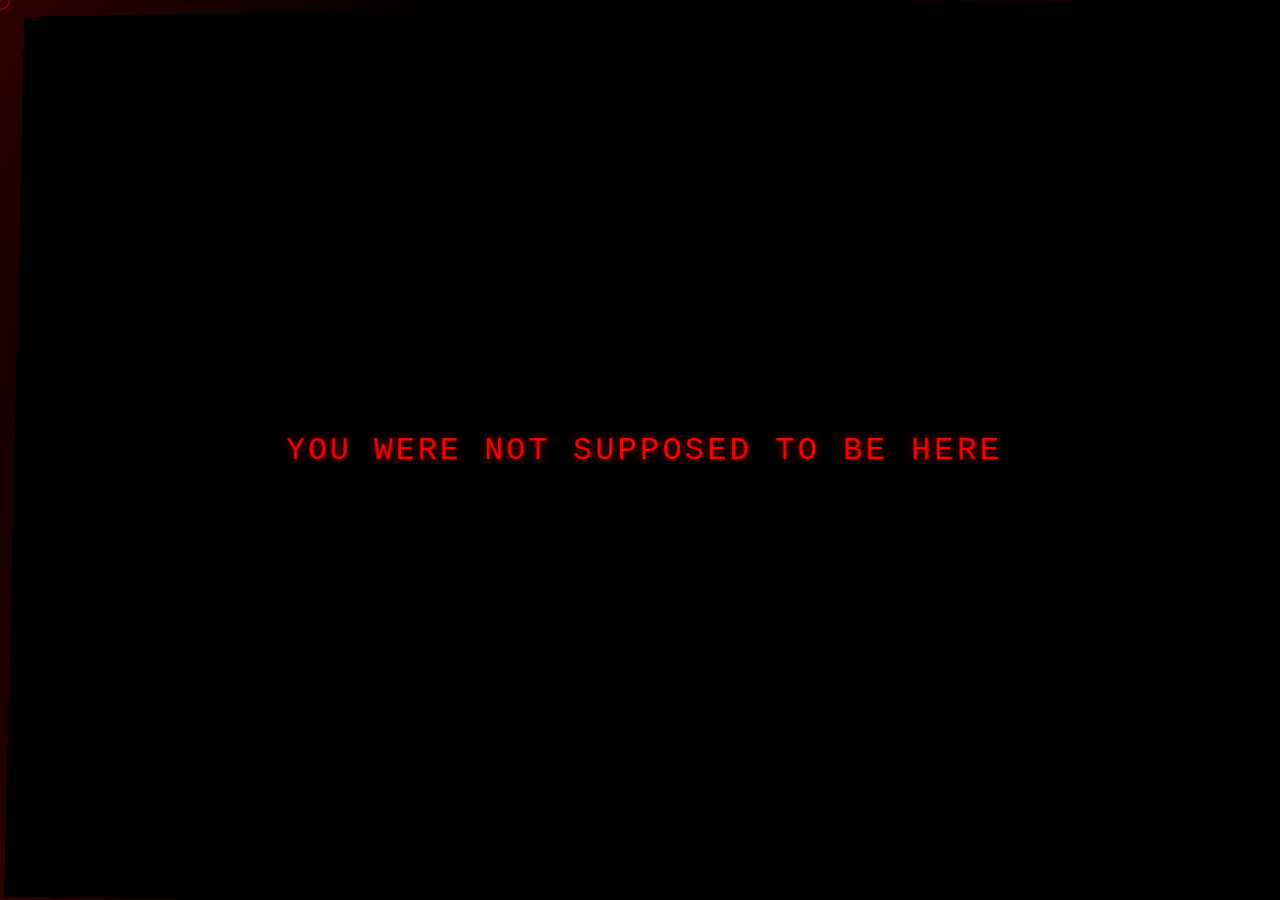
<file: 666/index.html>
<!DOCTYPE html>
<html lang="en">
<head>
    <meta charset="UTF-8">
    <meta name="viewport" content="width=device-width, initial-scale=1.0">
    <title>666 // SYSTEM ERROR</title>
    <style>
        /* --- RESET & BASE --- */
        :root {
            --bg-color: #000000;
            --blood-red: #8a0000;
            --bright-red: #ff0000;
            --crimson: #4a0000;
            --ghost-purple: #1a0024;
            --text-main: #c0c0c0;
            --terminal-font: 'Courier New', Courier, monospace;
        }

        * {
            box-sizing: border-box;
            margin: 0;
            padding: 0;
            cursor: none; /* Custom cursor handling */
        }

        body, html {
            width: 100%;
            height: 100%;
            background-color: var(--bg-color);
            color: var(--text-main);
            font-family: var(--terminal-font);
            overflow: hidden; /* Prevent scrolling */
            user-select: none;
        }

        /* --- VISUAL OVERLAYS (VHS, NOISE, SCANLINES) --- */
        #noise-canvas {
            position: fixed;
            top: 0;
            left: 0;
            width: 100%;
            height: 100%;
            z-index: 1;
            opacity: 0.08;
            pointer-events: none;
        }

        .scanlines {
            position: fixed;
            top: 0;
            left: 0;
            width: 100%;
            height: 100%;
            background: linear-gradient(
                to bottom,
                rgba(255,255,255,0),
                rgba(255,255,255,0) 50%,
                rgba(0,0,0,0.2) 50%,
                rgba(0,0,0,0.2)
            );
            background-size: 100% 4px;
            z-index: 2;
            pointer-events: none;
            animation: scrollScanlines 10s linear infinite;
        }

        .vignette {
            position: fixed;
            top: 0;
            left: 0;
            width: 100%;
            height: 100%;
            background: radial-gradient(circle, rgba(0,0,0,0) 60%, rgba(60,0,0,0.8) 100%);
            z-index: 3;
            pointer-events: none;
        }

        /* --- CUSTOM CURSOR --- */
        #custom-cursor {
            position: fixed;
            width: 20px;
            height: 20px;
            border: 1px solid var(--bright-red);
            border-radius: 50%;
            transform: translate(-50%, -50%);
            pointer-events: none;
            z-index: 9999;
            mix-blend-mode: difference;
            transition: width 0.1s, height 0.1s;
        }
        #custom-cursor::after {
            content: '';
            position: absolute;
            top: 50%;
            left: 50%;
            width: 4px;
            height: 4px;
            background: var(--bright-red);
            transform: translate(-50%, -50%);
            border-radius: 50%;
        }
        #cursor-trail {
            position: fixed;
            top: 0;
            left: 0;
            width: 100%;
            height: 100%;
            z-index: 9998;
            pointer-events: none;
        }

        /* --- CONTAINERS --- */
        #app-container {
            position: relative;
            width: 100%;
            height: 100%;
            display: flex;
            flex-direction: column;
            justify-content: center;
            align-items: center;
            z-index: 10;
            perspective: 1000px; /* For 3D distortion */
        }

        /* --- INTRO SEQUENCE --- */
        #intro-screen {
            position: absolute;
            display: flex;
            justify-content: center;
            align-items: center;
            width: 100%;
            height: 100%;
            background: black;
            z-index: 20;
            transition: opacity 0.1s ease-out;
        }

        .warning-text {
            font-size: 2rem;
            color: var(--bright-red);
            text-transform: uppercase;
            text-align: center;
            letter-spacing: 0.2rem;
            opacity: 0;
            text-shadow: 0 0 10px var(--blood-red);
            animation: flickerText 3s infinite alternate;
        }

        /* --- MAIN INTERFACE --- */
        #main-interface {
            display: none; /* Hidden initially */
            flex-direction: column;
            align-items: center;
            justify-content: center;
            width: 100%;
            max-width: 800px;
            text-align: center;
            opacity: 0;
            transition: opacity 2s ease-in;
        }

        .distorted-number {
            font-size: 12vw;
            font-weight: bold;
            color: var(--bg-color);
            -webkit-text-stroke: 2px var(--bright-red);
            position: relative;
            z-index: 10;
            text-shadow: 4px 0 var(--blood-red), -4px 0 var(--ghost-purple);
            animation: pulseDistort 4s infinite;
            margin-bottom: 20px;
        }

        .access-granted {
            font-size: 1.5rem;
            color: var(--bright-red);
            margin-bottom: 2rem;
            letter-spacing: 0.5rem;
            text-transform: uppercase;
            text-shadow: 0 0 5px var(--blood-red);
        }

        .creepy-message {
            font-size: 1rem;
            color: var(--text-main);
            margin-bottom: 2rem;
            max-width: 600px;
            line-height: 1.6;
        }

        /* --- TERMINAL LOGS --- */
        .terminal-logs {
            font-size: 0.9rem;
            color: #666;
            width: 80%;
            height: 150px;
            text-align: left;
            overflow: hidden;
            border-left: 1px solid #222;
            padding-left: 15px;
            margin-bottom: 40px;
            text-transform: uppercase;
        }
        .log-line {
            margin-bottom: 5px;
            opacity: 0.7;
        }
        .log-line.success { color: var(--bright-red); }
        .log-line.processing { color: var(--text-main); }

        /* --- BUTTONS --- */
        .btn-escape {
            background: transparent;
            border: 1px solid var(--blood-red);
            color: var(--blood-red);
            padding: 15px 40px;
            font-family: var(--terminal-font);
            font-size: 1.2rem;
            letter-spacing: 0.2rem;
            cursor: none; /* Using custom cursor */
            transition: all 0.3s ease;
            position: relative;
            overflow: hidden;
            text-transform: uppercase;
        }

        .btn-escape:hover {
            background: var(--blood-red);
            color: black;
            box-shadow: 0 0 20px var(--blood-red);
        }

        .btn-return {
            display: none; /* For the 66s event */
            background: black;
            border: 2px solid var(--bright-red);
            color: var(--bright-red);
            padding: 20px 50px;
            font-size: 1.5rem;
            z-index: 100;
            animation: shake 0.5s infinite;
        }

        /* --- RANDOM FLASH TEXT --- */
        #flash-overlay {
            position: fixed;
            top: 0;
            left: 0;
            width: 100%;
            height: 100%;
            pointer-events: none;
            z-index: 15;
            display: flex;
            justify-content: center;
            align-items: center;
        }
        .flash-text {
            font-size: 4rem;
            color: white;
            font-weight: bold;
            text-shadow: 0 0 20px red;
            opacity: 0;
        }

        /* --- GHOST SILHOUETTE --- */
        .ghost {
            position: absolute;
            width: 150px;
            height: 300px;
            background: radial-gradient(circle, rgba(50,0,50,0.4) 0%, rgba(0,0,0,0) 70%);
            border-radius: 50% 50% 0 0;
            filter: blur(20px);
            pointer-events: none;
            opacity: 0;
            z-index: 5;
            mix-blend-mode: exclusion;
        }

        /* --- ANIMATIONS --- */
        @keyframes scrollScanlines {
            0% { background-position: 0 0; }
            100% { background-position: 0 100%; }
        }

        @keyframes flickerText {
            0%, 19%, 21%, 23%, 25%, 54%, 56%, 100% {
                opacity: 0.9;
                text-shadow: 0 0 10px var(--blood-red);
            }
            20%, 24%, 55% {
                opacity: 0.1;
                text-shadow: none;
            }
        }

        @keyframes pulseDistort {
            0% { transform: scale(1) skew(0deg); }
            20% { transform: scale(1.02) skew(1deg); }
            40% { transform: scale(0.98) skew(-1deg); }
            60% { transform: scale(1.01) skew(0.5deg); }
            80% { transform: scale(0.99) skew(-0.5deg); }
            100% { transform: scale(1) skew(0deg); }
        }

        @keyframes shake {
            0% { transform: translate(1px, 1px) rotate(0deg); }
            10% { transform: translate(-1px, -2px) rotate(-1deg); }
            20% { transform: translate(-3px, 0px) rotate(1deg); }
            30% { transform: translate(3px, 2px) rotate(0deg); }
            40% { transform: translate(1px, -1px) rotate(1deg); }
            50% { transform: translate(-1px, 2px) rotate(-1deg); }
            60% { transform: translate(-3px, 1px) rotate(0deg); }
            70% { transform: translate(3px, 1px) rotate(-1deg); }
            80% { transform: translate(-1px, -1px) rotate(1deg); }
            90% { transform: translate(1px, 2px) rotate(0deg); }
            100% { transform: translate(1px, -2px) rotate(-1deg); }
        }

        @keyframes glitchEffect {
            0% { transform: translate(0); }
            20% { transform: translate(-5px, 5px); filter: hue-rotate(90deg); }
            40% { transform: translate(-5px, -5px); }
            60% { transform: translate(5px, 5px); }
            80% { transform: translate(5px, -5px); filter: hue-rotate(-90deg); }
            100% { transform: translate(0); }
        }

        /* Utility Classes */
        .glitch-active {
            animation: glitchEffect 0.2s cubic-bezier(.25, .46, .45, .94) both infinite;
        }
        
        .hidden {
            display: none !important;
        }

        /* --- RESPONSIVE --- */
        @media (max-width: 768px) {
            .distorted-number { font-size: 20vw; }
            .warning-text { font-size: 1.2rem; padding: 0 20px; }
            .btn-escape { padding: 10px 30px; font-size: 1rem; }
        }
    </style>
</head>
<body>

    <!-- VISUAL LAYERS -->
    <div class="scanlines"></div>
    <div class="vignette"></div>
    <canvas id="noise-canvas"></canvas>
    <canvas id="cursor-trail"></canvas>
    
    <!-- CUSTOM CURSOR -->
    <div id="custom-cursor"></div>

    <!-- RANDOM FLASH OVERLAY -->
    <div id="flash-overlay">
        <div class="flash-text" id="flash-msg"></div>
    </div>

    <!-- MAIN APP CONTAINER -->
    <div id="app-container">
        
        <!-- GHOST ELEMENT (JS Manipulated) -->
        <div class="ghost" id="ghost-silhouette"></div>

        <!-- INTRO SCREEN -->
        <div id="intro-screen">
            <div class="warning-text" id="warning-text">YOU WERE NOT SUPPOSED TO BE HERE</div>
        </div>

        <!-- MAIN INTERFACE -->
        <div id="main-interface">
            <div class="distorted-number">666</div>
            <div class="access-granted">Access Granted</div>
            
            <p class="creepy-message">
                The portfolio remembers every visitor. 
                <br>Your digital footprint has been archived.
            </p>

            <div class="terminal-logs" id="terminal-logs">
                <!-- Logs generated by JS -->
            </div>

            <button class="btn-escape" id="btn-escape">[ ESCAPE ]</button>
            <button class="btn-escape btn-return" id="btn-return">[ RETURN TO REALITY ]</button>
        </div>
    </div>

    <script>
        document.addEventListener('DOMContentLoaded', () => {
            // --- ELEMENTS ---
            const introScreen = document.getElementById('intro-screen');
            const warningText = document.getElementById('warning-text');
            const mainInterface = document.getElementById('main-interface');
            const terminalLogs = document.getElementById('terminal-logs');
            const btnEscape = document.getElementById('btn-escape');
            const btnReturn = document.getElementById('btn-return');
            const flashMsg = document.getElementById('flash-msg');
            const appContainer = document.getElementById('app-container');
            const ghost = document.getElementById('ghost-silhouette');
            const cursor = document.getElementById('custom-cursor');
            
            // --- CONFIGURATION ---
            const secretTime = 66; // seconds
            let timer = 0;
            let intervalId;

            // --- SEQUENCE 1: INTRO ---
            
            // Fade in warning
            setTimeout(() => {
                warningText.style.opacity = '1';
            }, 500);

            // Glitch and Reveal
            setTimeout(() => {
                // Violent Glitch
                document.body.classList.add('glitch-active');
                
                // Change background color briefly
                let flashCount = 0;
                const flashInterval = setInterval(() => {
                    document.body.style.backgroundColor = flashCount % 2 === 0 ? '#1a0000' : '#000000';
                    flashCount++;
                    if(flashCount > 8) {
                        clearInterval(flashInterval);
                        document.body.style.backgroundColor = 'black';
                        finishIntro();
                    }
                }, 50);

            }, 3500);

            function finishIntro() {
                document.body.classList.remove('glitch-active');
                introScreen.style.opacity = '0';
                setTimeout(() => {
                    introScreen.classList.add('hidden');
                    mainInterface.style.display = 'flex';
                    // Trigger reflow
                    void mainInterface.offsetWidth;
                    mainInterface.style.opacity = '1';
                    startTerminalLogs();
                    startAmbience();
                    startTimer();
                }, 200);
            }

            // --- SEQUENCE 2: TERMINAL LOGS ---
            const logs = [
                { text: "> Scanning visitor...", delay: 500 },
                { text: "> Identity detected...", delay: 1500 },
                { text: "> Tracking activity...", delay: 2800 },
                { text: "> Memory archive opened...", delay: 4000 },
                { text: "> Subject located...", delay: 5500 },
                { text: "> Welcome back.", delay: 7000, class: 'success' }
            ];

            function startTerminalLogs() {
                logs.forEach(log => {
                    setTimeout(() => {
                        const line = document.createElement('div');
                        line.className = `log-line ${log.class || ''}`;
                        terminalLogs.appendChild(line);
                        typeWriter(line, log.text, 30);
                    }, log.delay);
                });
            }

            function typeWriter(element, text, speed) {
                let i = 0;
                function type() {
                    if (i < text.length) {
                        element.innerHTML += text.charAt(i);
                        i++;
                        setTimeout(type, speed);
                    }
                }
                type();
            }

            // --- SEQUENCE 3: AMBIENT EFFECTS ---
            function startAmbience() {
                // Random Flickers
                setInterval(() => {
                    if (Math.random() > 0.9) {
                        mainInterface.style.opacity = Math.random() * 0.5 + 0.5;
                        setTimeout(() => {
                            mainInterface.style.opacity = '1';
                        }, 50);
                    }
                }, 2000);

                // Random Ghost
                setInterval(() => {
                    if (Math.random() > 0.8) {
                        summonGhost();
                    }
                }, 5000);

                // Random Corrupted Text Flashes
                const messages = ["RUN", "TOO LATE", "I SEE YOU", "DON'T REFRESH", "YOU HAVE BEEN HERE BEFORE"];
                setInterval(() => {
                    if (Math.random() > 0.85) {
                        const msg = messages[Math.floor(Math.random() * messages.length)];
                        flashText(msg);
                    }
                }, 4000);
            }

            function flashText(text) {
                flashMsg.innerText = text;
                flashMsg.style.opacity = '0.8';
                const duration = Math.random() * 100 + 50; // ms
                setTimeout(() => {
                    flashMsg.style.opacity = '0';
                }, duration);
            }

            function summonGhost() {
                // Random position near center
                const x = (window.innerWidth / 2) + (Math.random() * 400 - 200);
                const y = (window.innerHeight / 2) + (Math.random() * 400 - 200);
                
                ghost.style.left = `${x}px`;
                ghost.style.top = `${y}px`;
                ghost.style.opacity = '0.6';
                
                // Fade out
                setTimeout(() => {
                    ghost.style.opacity = '0';
                }, 1500);
            }

            // --- SEQUENCE 4: MOUSE INTERACTION ---
            document.addEventListener('mousemove', (e) => {
                const x = e.clientX;
                const y = e.clientY;

                // Move Custom Cursor
                cursor.style.left = `${x}px`;
                cursor.style.top = `${y}px`;

                // Screen Distortion based on mouse position
                const centerX = window.innerWidth / 2;
                const centerY = window.innerHeight / 2;
                
                const deltaX = (x - centerX) / centerX;
                const deltaY = (y - centerY) / centerY;

                // Subtle tilt
                appContainer.style.transform = `
                    perspective(1000px) 
                    rotateY(${deltaX * 2}deg) 
                    rotateX(${-deltaY * 2}deg)
                `;

                // Draw Trail
                drawTrail(x, y);
            });

            const trailCanvas = document.getElementById('cursor-trail');
            const tCtx = trailCanvas.getContext('2d');
            trailCanvas.width = window.innerWidth;
            trailCanvas.height = window.innerHeight;
            let trailPoints = [];

            function drawTrail(x, y) {
                trailPoints.push({ x, y, age: 0 });
            }

            function animateTrail() {
                tCtx.clearRect(0, 0, trailCanvas.width, trailCanvas.height);
                
                for (let i = 0; i < trailPoints.length; i++) {
                    const p = trailPoints[i];
                    p.age++;

                    tCtx.beginPath();
                    tCtx.arc(p.x, p.y, 2, 0, Math.PI * 2);
                    // Red glowing trail
                    tCtx.fillStyle = `rgba(255, 0, 0, ${1 - p.age / 20})`;
                    tCtx.fill();

                    if (p.age > 20) {
                        trailPoints.splice(i, 1);
                        i--;
                    }
                }
                requestAnimationFrame(animateTrail);
            }
            animateTrail();

            // --- SEQUENCE 5: THE TIMER (66 SECONDS) ---
            function startTimer() {
                intervalId = setInterval(() => {
                    timer++;
                    if (timer >= secretTime) {
                        triggerAwakening();
                        clearInterval(intervalId);
                    }
                }, 1000);
            }

            function triggerAwakening() {
                // Blood red background pulse
                document.body.style.transition = "background-color 2s";
                document.body.style.backgroundColor = "var(--blood-red)";
                
                // Corrupt all text
                document.querySelectorAll('.distorted-number, .access-granted, p').forEach(el => {
                    el.innerText = generateCorruptedString(el.innerText.length);
                    el.style.color = "black";
                });

                // Show Warning
                flashText("THE ARCHIVE HAS AWAKENED");
                
                // Show Return Button
                btnEscape.style.display = 'none';
                btnReturn.style.display = 'inline-block';
                
                // Heavy glitch
                document.body.classList.add('glitch-active');
            }

            function generateCorruptedString(length) {
                const chars = "010101XYZ#@%&";
                let str = "";
                for(let i=0; i<length; i++) {
                    str += chars.charAt(Math.floor(Math.random() * chars.length));
                }
                return str;
            }

            // --- BUTTON ACTIONS ---
            function doEscape() {
                // Glitch out before leaving
                document.body.classList.add('glitch-active');
                setTimeout(() => {
                    window.location.href = "https://arideep.xyz";
                }, 800);
            }

            btnEscape.addEventListener('click', doEscape);
            btnReturn.addEventListener('click', doEscape);

            // --- NOISE GENERATOR (Canvas) ---
            const nCanvas = document.getElementById('noise-canvas');
            const nCtx = nCanvas.getContext('2d');
            
            function resizeNoise() {
                nCanvas.width = window.innerWidth;
                nCanvas.height = window.innerHeight;
            }
            window.addEventListener('resize', () => {
                resizeNoise();
                trailCanvas.width = window.innerWidth;
                trailCanvas.height = window.innerHeight;
            });
            resizeNoise();

            function generateNoise() {
                const w = nCanvas.width;
                const h = nCanvas.height;
                const idata = nCtx.createImageData(w, h);
                const buffer32 = new Uint32Array(idata.data.buffer);
                const len = buffer32.length;

                for (let i = 0; i < len; i++) {
                    if (Math.random() < 0.1) {
                        // White/Grey noise with low opacity
                        buffer32[i] = 0x10ffffff; 
                    }
                }
                nCtx.putImageData(idata, 0, 0);
                requestAnimationFrame(generateNoise);
            }
            generateNoise();
        });
    </script>
</body>
</html>
</file>
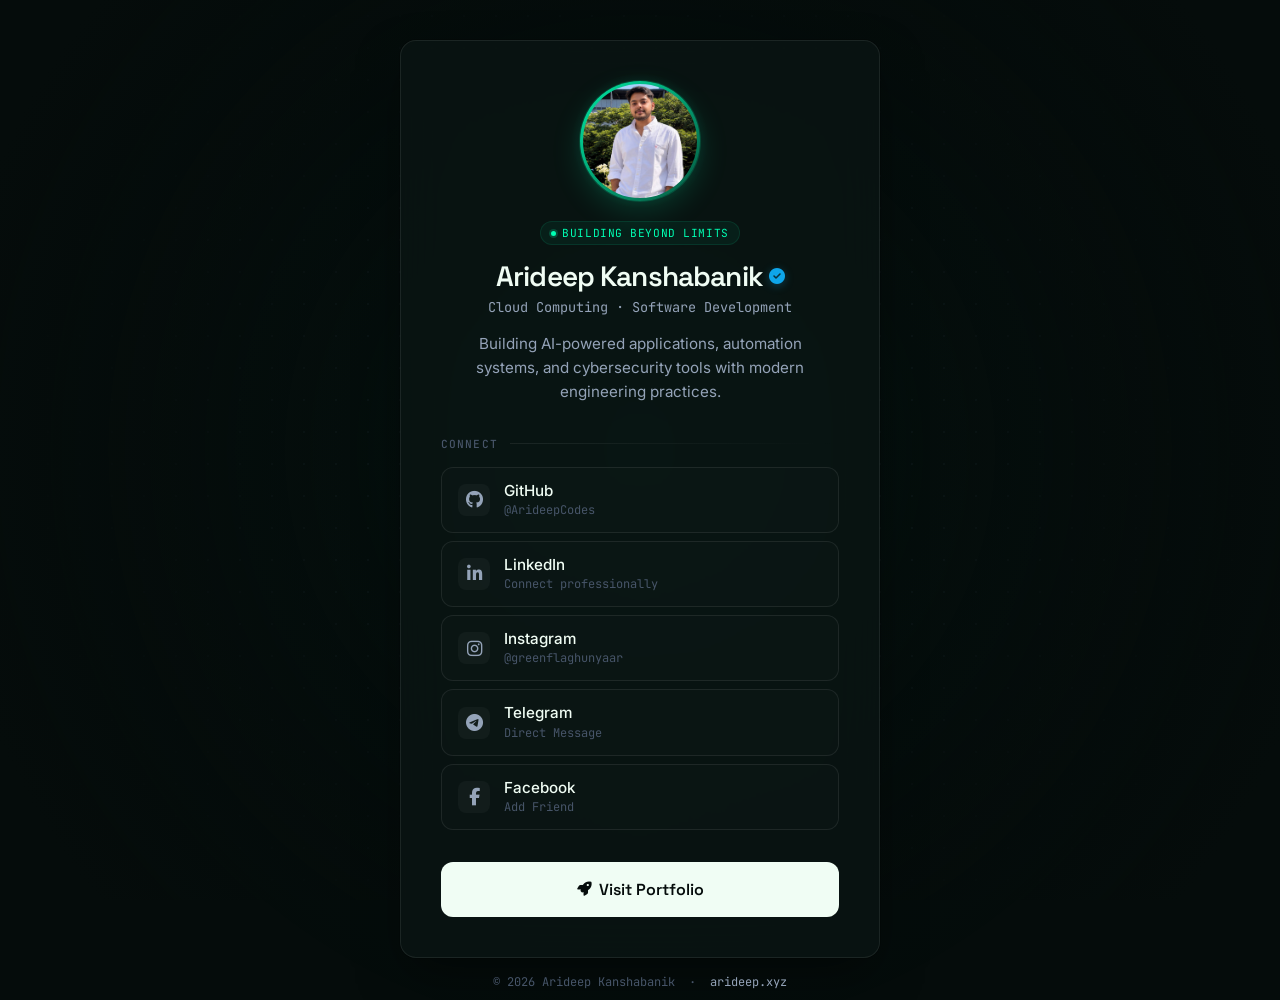
<file: contact/index.html>
<!DOCTYPE html>
<html lang="en">
<head>
  <meta charset="UTF-8" />
  <meta name="viewport" content="width=device-width, initial-scale=1.0" />
  <title>Arideep Kanshabanik | Contact</title>

  <meta name="description" content="Connect with Arideep Kanshabanik — AI Builder, Computer Science Engineer and creator of AI-powered systems." />
  <meta name="author" content="Arideep Kanshabanik" />
  <meta name="keywords" content="Arideep Kanshabanik, AI Builder, Computer Science Engineer, Cybersecurity, Automation, Kolkata" />
  <meta name="robots" content="index,follow" />
  <link rel="canonical" href="https://arideep.xyz/contact/" />  
  <link rel="icon" type="image/png" href="/favicon.png">
  
  <!-- Open Graph / Social -->
  <meta property="og:type" content="website" />
  <meta property="og:title" content="Arideep Kanshabanik | Connect" />
  <meta property="og:description" content="Connect with Arideep Kanshabanik through social profiles and portfolio." />
  <meta property="og:url" content="https://arideep.xyz/contact/" />
  <meta property="og:image" content="https://arideep.xyz/og-image.jpg" />
  <meta name="twitter:card" content="summary_large_image" />
  <meta name="twitter:title" content="Arideep Kanshabanik | Connect" />
  <meta name="twitter:description" content="Connect with Arideep Kanshabanik through social profiles and portfolio." />
  <meta name="twitter:image" content="https://arideep.xyz/og-image.jpg" />
  <meta name="theme-color" content="#050c0b">

  <link rel="stylesheet" href="https://cdnjs.cloudflare.com/ajax/libs/font-awesome/6.5.1/css/all.min.css" />
  <link rel="preconnect" href="https://fonts.googleapis.com" />
  <link rel="preconnect" href="https://fonts.gstatic.com" crossorigin />
  <!-- Fonts: Inter, Space Grotesk, JetBrains Mono -->
  <link href="https://fonts.googleapis.com/css2?family=Inter:wght@400;500;600&family=Space+Grotesk:wght@500;600;700&family=JetBrains+Mono:wght@400;500&display=swap" rel="stylesheet" />

  <style>
    *, *::before, *::after { box-sizing: border-box; margin: 0; padding: 0; }

    :root {
      /* Refined Palette */
      --bg-body:     #050c0b;
      --bg-surface:  #091312;
      --bg-element:  #0d1817;
      
      --primary:     #00ffb3; 
      --primary-dim: rgba(0, 255, 179, 0.08);
      --primary-border: rgba(0, 255, 179, 0.25);
      
      --blue:        #0ea5e9;
      --blue-dim:    rgba(14, 165, 233, 0.1);

      --text-main:   #f0fdf4;
      --text-muted:  #94a3b8;
      --text-faint:  #475569;

      --border:      rgba(255, 255, 255, 0.08);
      --border-hover: rgba(255, 255, 255, 0.15);
      
      --radius-xl:   16px;
      --radius-md:   12px;
      --radius-sm:   8px;

      --font-display: 'Space Grotesk', sans-serif;
      --font-body:    'Inter', sans-serif;
      --font-mono:    'JetBrains Mono', monospace;

      /* Animation Variables */
      --ease-out-expo: cubic-bezier(0.19, 1, 0.22, 1);
      --ease-in-out-quad: cubic-bezier(0.455, 0.03, 0.515, 0.955);
    }

    html { scroll-behavior: smooth; }

body {
  background-color: var(--bg-body);
  font-family: var(--font-body);
  color: var(--text-main);

  display: flex;
  justify-content: center;
  align-items: flex-start;

  overflow-x: hidden;

  padding: 40px 20px 10px;

  position: relative;

  -webkit-font-smoothing: antialiased;
  -moz-osx-font-smoothing: grayscale;
}

    /* ── Background Effects ── */
    .bg-grid {
      position: fixed;
      inset: 0;
      z-index: -3;
      background-image: radial-gradient(var(--text-faint) 1px, transparent 1px);
      background-size: 32px 32px;
      opacity: 0.15;
      mask-image: radial-gradient(circle at center, black 40%, transparent 100%);
      -webkit-mask-image: radial-gradient(circle at center, black 40%, transparent 100%);
      /* Subtle background movement */
      animation: gridMove 60s linear infinite;
    }

    @keyframes gridMove {
      0% { transform: scale(1); }
      50% { transform: scale(1.05); }
      100% { transform: scale(1); }
    }
    
    .bg-vignette {
      position: fixed;
      inset: 0;
      z-index: -2;
      background: radial-gradient(circle at center, transparent 0%, var(--bg-body) 90%);
      pointer-events: none;
    }

    /* Ambient Glow Drifting */
    .ambient-glow {
      position: fixed;
      top: -50%;
      left: -50%;
      width: 200%;
      height: 200%;
      background: radial-gradient(circle at 50% 50%, rgba(0, 255, 179, 0.03) 0%, transparent 40%);
      z-index: -2;
      animation: driftGlow 15s ease-in-out infinite alternate;
      pointer-events: none;
    }

    @keyframes driftGlow {
      0% { transform: translate(-10%, -10%) rotate(0deg); }
      100% { transform: translate(10%, 10%) rotate(5deg); }
    }

    /* ── Main Container & Card ── */
    .container {
      width: 100%;
      max-width: 480px;
      position: relative;
      z-index: 10;
    }

    .card {
      background: rgba(13, 24, 23, 0.6);
      backdrop-filter: blur(24px);
      -webkit-backdrop-filter: blur(24px);
      border: 1px solid var(--border);
      border-radius: var(--radius-xl);
      padding: 40px;
      box-shadow: 
        0 0 0 1px rgba(0,0,0,0.2), 
        0 20px 50px -10px rgba(0,0,0,0.5);
      opacity: 0;
      transform: translateY(20px) rotateX(0deg); /* Initial state for JS Tilt */
      transition: transform 0.1s ease-out; /* Smooth for JS Tilt, overridden by animation on load */
      transform-style: preserve-3d;
      position: relative;
      overflow: hidden; /* Contains shine effects */
    }

    /* Card Entrance Animation */
    .card.animate-in {
      animation: cardEntrance 0.8s var(--ease-out-expo) forwards;
    }

    @keyframes cardEntrance {
      to { opacity: 1; transform: translateY(0); }
    }

    /* Cursor Spotlight Overlay */
    .spotlight-overlay {
      position: absolute;
      inset: 0;
      z-index: 0;
      border-radius: var(--radius-xl);
      pointer-events: none;
      background: radial-gradient(
        600px circle at var(--mouse-x, 50%) var(--mouse-y, 50%), 
        rgba(255, 255, 255, 0.04), 
        transparent 40%
      );
      opacity: 0;
      transition: opacity 0.3s;
    }
    .card:hover .spotlight-overlay {
      opacity: 1;
    }

    /* ── Staggered Reveal Content ── */
    .reveal-content {
      opacity: 0;
      transform: translateY(10px);
    }

    .reveal-content.active {
      animation: revealUp 0.7s var(--ease-out-expo) forwards;
    }

    @keyframes revealUp {
      to { opacity: 1; transform: translateY(0); }
    }

    /* ── Profile Section ── */
    .profile-header {
      display: flex;
      flex-direction: column;
      align-items: center;
      text-align: center;
      margin-bottom: 32px;
      position: relative;
      z-index: 2;
    }

    .avatar-container {
      position: relative;
      width: 120px;
      height: 120px;
      margin-bottom: 20px;
    }

    .avatar-hex {
      width: 100%;
      height: 100%;
      border-radius: 50%;
      overflow: hidden;
      padding: 3px;
      background: linear-gradient(135deg, rgba(0,255,179,.9), rgba(0,255,179,.25));
      box-shadow: 0 0 0 1px rgba(0,255,179,.15), 0 10px 30px rgba(0,255,179,.15);
      
      /* Avatar Float Animation */
      animation: floatAvatar 6s ease-in-out infinite;
      transition: transform 0.4s var(--ease-out-expo);
    }

    .avatar-hex:hover {
      transform: scale(1.05);
      animation-play-state: paused; /* Pause float on hover for stability */
    }

    @keyframes floatAvatar {
      0%, 100% { transform: translateY(0); }
      50% { transform: translateY(-6px); }
    }

    .avatar-img {
      width: 100%;
      height: 100%;
      object-fit: cover;
      display: block;
      border-radius: 50%;
      background: #091312;
    }

    /* Breathing Glow behind Avatar */
    .avatar-container::before {
      content: "";
      position: absolute;
      inset: -10px;
      border-radius: 50%;
      background: radial-gradient(rgba(0,255,179,.3), transparent 70%);
      z-index: -1;
      animation: breatheGlow 4s ease-in-out infinite;
    }

    @keyframes breatheGlow {
      0%, 100% { opacity: 0.4; transform: scale(0.95); }
      50% { opacity: 0.8; transform: scale(1.05); }
    }

    .status-badge {
      display: inline-flex;
      align-items: center;
      gap: 6px;
      padding: 4px 10px;
      background: rgba(0, 255, 179, 0.05);
      border: 1px solid rgba(0, 255, 179, 0.1);
      border-radius: 100px;
      font-family: var(--font-mono);
      font-size: 0.7rem;
      color: var(--primary);
      margin-bottom: 16px;
      text-transform: uppercase;
      letter-spacing: 0.05em;
      transition: all 0.3s ease;
      cursor: default;
    }

    .status-badge:hover {
      background: rgba(0, 255, 179, 0.1);
      border-color: rgba(0, 255, 179, 0.3);
      transform: translateY(-1px);
    }

    .status-dot {
      width: 5px;
      height: 5px;
      background: var(--primary);
      border-radius: 50%;
      box-shadow: 0 0 0 2px rgba(0, 255, 179, 0.2);
      animation: pulseDot 3s infinite ease-in-out;
    }
    
    @keyframes pulseDot {
      0% { opacity: 0.6; box-shadow: 0 0 0 0 rgba(0, 255, 179, 0.4); }
      50% { opacity: 1; box-shadow: 0 0 0 6px rgba(0, 255, 179, 0); }
      100% { opacity: 0.6; box-shadow: 0 0 0 0 rgba(0, 255, 179, 0); }
    }

    .name {
      font-family: var(--font-display);
      font-size: 1.75rem;
      font-weight: 600;
      letter-spacing: -0.03em;
      color: var(--text-main);
      margin-bottom: 6px;
      line-height: 1.1;
      display: flex;
      align-items: center;
      justify-content: center;
      gap: 6px;
    }

    .verified-badge {
      color: var(--blue);
      font-size: 1rem;
      vertical-align: middle;
      filter: drop-shadow(0 2px 4px rgba(14, 165, 233, 0.3));
      /* Pop-in animation handled in JS for sequencing or class */
      animation: popInBadge 0.6s var(--ease-out-expo) backwards;
      transform-origin: center;
    }

    @keyframes popInBadge {
      0% { transform: scale(0); opacity: 0; }
      80% { transform: scale(1.2); opacity: 1; }
      100% { transform: scale(1); opacity: 1; }
    }

    .role {
      font-family: var(--font-mono);
      font-size: 0.85rem;
      color: var(--text-muted);
      font-weight: 400;
    }
    .role .highlight { color: var(--text-main); font-weight: 500; }

    .bio {
      margin-top: 16px;
      font-size: 0.95rem;
      line-height: 1.6;
      color: var(--text-muted);
      max-width: 380px;
    }

    /* ── Section Dividers ── */
    .section { margin-top: 32px; position: relative; z-index: 2; }
    
    .section-header {
      display: flex;
      align-items: center;
      gap: 12px;
      margin-bottom: 16px;
    }
    
    .section-label {
      font-family: var(--font-mono);
      font-size: 0.7rem;
      text-transform: uppercase;
      letter-spacing: 0.1em;
      color: var(--text-faint);
      font-weight: 500;
    }
    
    .section-line {
      flex: 1;
      height: 1px;
      background: linear-gradient(90deg, var(--border), transparent);
    }

    /* ── Social Links ── */
    .social-grid {
      display: flex;
      flex-direction: column;
      gap: 8px;
    }

    .social-link {
      display: flex;
      align-items: center;
      padding: 14px 16px;
      border-radius: var(--radius-md);
      text-decoration: none;
      color: var(--text-main);
      background: rgba(255, 255, 255, 0.01);
      border: 1px solid var(--border);
      transition: all 0.3s var(--ease-out-expo);
      position: relative;
      overflow: hidden;
      /* Ensure border radius clips the glow */
      isolation: isolate; 
    }

    .social-link::before {
      content: '';
      position: absolute;
      inset: 0;
      background: radial-gradient(800px circle at var(--mouse-x, 50%) var(--mouse-y, 50%), rgba(255,255,255,0.06), transparent 40%);
      z-index: -1;
      opacity: 0;
      transition: opacity 0.3s;
    }
    
    .social-link:hover::before {
      opacity: 1;
    }

    .social-link:hover {
      border-color: var(--primary-border);
      background: rgba(255, 255, 255, 0.03);
      transform: translateY(-3px) scale(1.01);
      box-shadow: 0 10px 20px -10px rgba(0, 0, 0, 0.5);
    }

    .social-icon {
      width: 32px;
      height: 32px;
      display: flex;
      align-items: center;
      justify-content: center;
      border-radius: var(--radius-sm);
      background: rgba(255,255,255,0.03);
      color: var(--text-muted);
      font-size: 1.1rem;
      margin-right: 14px;
      transition: all 0.3s var(--ease-out-expo);
      position: relative;
      z-index: 1;
    }
    
    .social-link:hover .social-icon {
      color: var(--primary);
      background: rgba(0, 255, 179, 0.1);
      transform: scale(1.1) rotate(-5deg);
    }

    .social-info {
      flex: 1;
      display: flex;
      flex-direction: column;
      position: relative;
      z-index: 1;
    }

    .social-title {
      font-size: 0.95rem;
      font-weight: 500;
      line-height: 1.2;
      color: var(--text-main);
      transition: color 0.2s;
    }

    .social-handle {
      font-size: 0.75rem;
      color: var(--text-faint);
      font-family: var(--font-mono);
      margin-top: 2px;
      transition: color 0.2s;
    }
    
    .social-link:hover .social-handle { color: var(--text-muted); }

    .social-arrow {
      color: var(--text-faint);
      font-size: 0.8rem;
      opacity: 0;
      transform: translateX(-10px);
      transition: all 0.3s var(--ease-out-expo);
    }
    
    .social-link:hover .social-arrow {
      opacity: 1;
      transform: translateX(0);
      color: var(--primary);
    }

    /* ── Primary CTA ── */
    .cta-container { margin-top: 32px; position: relative; z-index: 2; }

    .cta-button {
      display: flex;
      justify-content: center;
      align-items: center;
      width: 100%;
      padding: 16px;
      border-radius: var(--radius-md);
      background: var(--text-main);
      color: var(--bg-body);
      text-decoration: none;
      font-family: var(--font-display);
      font-weight: 600;
      font-size: 1rem;
      border: 1px solid transparent;
      transition: all 0.3s var(--ease-out-expo);
      position: relative;
      overflow: hidden;
      z-index: 1;
    }
    
    /* Premium Shine Sweep */
    .cta-button::after {
      content: '';
      position: absolute;
      top: 0; left: -100%;
      width: 50%; height: 100%;
      background: linear-gradient(
        to right,
        transparent 0%,
        rgba(255, 255, 255, 0.4) 50%,
        transparent 100%
      );
      transform: skewX(-25deg);
      transition: left 0s; /* Instant start on hover */
    }
    
    .cta-button:hover::after {
      left: 200%;
      transition: left 0.6s var(--ease-out-expo);
    }

    .cta-button:hover {
      transform: translateY(-2px);
      box-shadow: 0 15px 30px -10px rgba(255, 255, 255, 0.4);
      border-color: rgba(255,255,255,0.8);
    }
    
    .cta-button i { 
      margin-right: 8px; 
      font-size: 0.9rem; 
      transition: transform 0.3s var(--ease-out-expo);
    }
    
    .cta-button:hover i {
      transform: translateX(3px);
    }

    /* ── Footer ── */
    .footer {
        margin-top: 16px;
      text-align: center;
      font-size: 0.75rem;
      color: var(--text-faint);
      font-family: var(--font-mono);
    }
    .footer a { color: var(--text-muted); text-decoration: none; transition: color 0.2s; }
    .footer a:hover { color: var(--primary); }

    /* ── Toast ── */
    #toast {
      position: fixed;
      bottom: 32px;
      left: 50%;
      transform: translateX(-50%) translateY(20px);
      background: var(--bg-surface);
      border: 1px solid var(--border);
      color: var(--text-main);
      padding: 12px 24px;
      border-radius: 100px;
      font-size: 0.85rem;
      font-weight: 500;
      box-shadow: 0 10px 30px rgba(0,0,0,0.5);
      opacity: 0;
      pointer-events: none;
      transition: all 0.3s var(--ease-out-expo);
      z-index: 100;
      display: flex;
      align-items: center;
      gap: 8px;
      backdrop-filter: blur(10px);
    }
    
    #toast.show {
      opacity: 1;
      transform: translateX(-50%) translateY(0);
    }

    #toast i { color: var(--primary); }

    @media (max-width: 480px) {
      .card { padding: 32px 24px; }
      .name { font-size: 1.5rem; }
      .avatar-hex { width: 100px; height: 100px; }
      .avatar-container { width: 100px; height: 100px; }
    }
  </style>
</head>
<body>

  <!-- Ambient Layers -->
  <div class="bg-grid"></div>
  <div class="ambient-glow"></div>
  <div class="bg-vignette"></div>

  <div class="container">
    <article class="card" id="tiltCard">
      
      <!-- Mouse Spotlight Overlay -->
      <div class="spotlight-overlay"></div>

      <!-- Header -->
      <header class="profile-header">
        <!-- Avatar -->
        <div class="avatar-container reveal-content">
          <div class="avatar-hex">
            <!-- Added fallback for demonstration purposes if local file missing -->
            <img class="avatar-img" src="/Pic.PNG" alt="Arideep Kanshabanik" />
          </div>
        </div>

        <!-- Status -->
        <div class="status-badge reveal-content">
          <div class="status-dot"></div>
          Building Beyond Limits
        </div>

        <!-- Name with Verified Badge -->
        <h1 class="name reveal-content">
          Arideep Kanshabanik 
          <i class="fa-solid fa-circle-check verified-badge" title="Verified"></i>
        </h1>
        
        <p class="role animate-up delay-2">Cloud Computing &middot; Software Development</p>
        
        <!-- Bio -->
        <p class="bio reveal-content">
          Building AI-powered applications, automation systems, and cybersecurity tools with modern engineering practices.
        </p>
      </header>

      <!-- Connect -->
      <section class="section reveal-content">
        <div class="section-header">
          <span class="section-label">Connect</span>
          <div class="section-line"></div>
        </div>

        <div class="social-grid">
          <a class="social-link" href="https://github.com/ArideepCodes" target="_blank" rel="noopener">
            <div class="social-icon"><i class="fa-brands fa-github"></i></div>
            <div class="social-info">
              <span class="social-title">GitHub</span>
              <span class="social-handle">@ArideepCodes</span>
            </div>
            <i class="fa-solid fa-arrow-right social-arrow"></i>
          </a>

          <a class="social-link" href="https://www.linkedin.com/in/arideep-kanshabanik/" target="_blank" rel="noopener">
            <div class="social-icon"><i class="fa-brands fa-linkedin-in"></i></div>
            <div class="social-info">
              <span class="social-title">LinkedIn</span>
              <span class="social-handle">Connect professionally</span>
            </div>
            <i class="fa-solid fa-arrow-right social-arrow"></i>
          </a>

          <a class="social-link" href="https://www.instagram.com/greenflaghunyaar" target="_blank" rel="noopener">
            <div class="social-icon"><i class="fa-brands fa-instagram"></i></div>
            <div class="social-info">
              <span class="social-title">Instagram</span>
              <span class="social-handle">@greenflaghunyaar</span>
            </div>
            <i class="fa-solid fa-arrow-right social-arrow"></i>
          </a>

          <a class="social-link" href="https://t.me/Greenflaghunyaar" target="_blank" rel="noopener">
            <div class="social-icon"><i class="fa-brands fa-telegram"></i></div>
            <div class="social-info">
              <span class="social-title">Telegram</span>
              <span class="social-handle">Direct Message</span>
            </div>
            <i class="fa-solid fa-arrow-right social-arrow"></i>
          </a>
          
          <a class="social-link" href="https://www.facebook.com/arideep.kanshabanik.1" target="_blank" rel="noopener">
            <div class="social-icon"><i class="fa-brands fa-facebook-f"></i></div>
            <div class="social-info">
              <span class="social-title">Facebook</span>
              <span class="social-handle">Add Friend</span>
            </div>
            <i class="fa-solid fa-arrow-right social-arrow"></i>
          </a>
        </div>
      </section>

      <!-- Portfolio CTA -->
      <section class="cta-container reveal-content">
        <a class="cta-button" href="https://arideep.xyz" target="_blank" rel="noopener">
          <i class="fa-solid fa-rocket"></i>
          Visit Portfolio
        </a>
      </section>

    </article>

    <footer class="footer reveal-content">
      &copy; 2026 Arideep Kanshabanik &nbsp;·&nbsp; <a href="https://arideep.xyz">arideep.xyz</a>
    </footer>
  </div>

  <!-- Toast Notification -->
  <div id="toast"><i class="fa-solid fa-check-circle"></i> <span>Opening link...</span></div>

  <script>
    document.addEventListener('DOMContentLoaded', () => {
      const card = document.getElementById('tiltCard');
      const spotlight = card.querySelector('.spotlight-overlay');
      const socialLinks = document.querySelectorAll('.social-link');
      
      let toastTimeout;

      // 1. Page Load & Staggered Animation
      function triggerAnimations() {
        // Start Card Entrance
        card.classList.add('animate-in');
        
        // Stagger content reveal
        const reveals = document.querySelectorAll('.reveal-content');
        reveals.forEach((el, index) => {
          // Reset animation to allow replay if needed (though typically once on load)
          el.style.animation = 'none';
          el.offsetHeight; /* trigger reflow */
          // Stagger delay: slight offset for each element
          el.style.animation = `revealUp 0.6s var(--ease-out-expo) ${0.2 + (index * 0.08)}s forwards`;
        });
      }

      // Initial Trigger
      triggerAnimations();

      // 2. Intersection Observer (Scroll Reveal)
      const observer = new IntersectionObserver((entries) => {
        entries.forEach(entry => {
          if (entry.isIntersecting) {
            // We trigger the animation function if it hasn't played yet nicely
            // or ensure elements are visible
            if(!card.classList.contains('animate-in')) {
              triggerAnimations();
            }
          }
        });
      }, { threshold: 0.1 });
      
      observer.observe(card);

      // 3. Mouse Interactions (Tilt & Spotlight)
      function handleMouseMove(e) {
        const rect = card.getBoundingClientRect();
        const x = e.clientX - rect.left;
        const y = e.clientY - rect.top;
        
        // Calculate center
        const centerX = rect.width / 2;
        const centerY = rect.height / 2;
        
        // Calculate rotation (max 2 degrees)
        const rotateX = ((y - centerY) / centerY) * -2;
        const rotateY = ((x - centerX) / centerX) * 2;

        // Apply Tilt with smooth transition via CSS
        // We remove the transition property temporarily for instant follow, 
        // but for premium feel we keep it 0.1s smooth
        card.style.transform = `perspective(1000px) rotateX(${rotateX}deg) rotateY(${rotateY}deg)`;

        // Update Spotlight CSS Variables
        card.style.setProperty('--mouse-x', `${x}px`);
        card.style.setProperty('--mouse-y', `${y}px`);
      }

      function handleMouseLeave() {
        // Reset position smoothly
        card.style.transform = `perspective(1000px) rotateX(0deg) rotateY(0deg)`;
        card.style.transition = 'transform 0.5s var(--ease-out-expo)';
      }

      function handleMouseEnter() {
        // Faster transition on enter for responsiveness
        card.style.transition = 'transform 0.1s ease-out';
      }

      // Only apply tilt on non-touch devices
      if (window.matchMedia("(hover: hover)").matches) {
        card.addEventListener('mousemove', handleMouseMove);
        card.addEventListener('mouseleave', handleMouseLeave);
        card.addEventListener('mouseenter', handleMouseEnter);
      }

      // 4. Social Link Local Spotlight
      // Use the same variables set by the card parent, so the spotlight follows mouse 
      // but is clipped to the individual button via CSS overflow/clip-path if needed.
      // Current CSS uses the same vars, which creates a nice contiguous light effect.

      // 5. Toast Logic
      function showToast(message) {
        const toast = document.getElementById('toast');
        const span = toast.querySelector('span');
        if(span) span.textContent = message;
        
        toast.classList.add('show');
        
        clearTimeout(toastTimeout);
        toastTimeout = setTimeout(() => {
          toast.classList.remove('show');
        }, 2000);
      }

      document.querySelectorAll('.social-link, .cta-button').forEach(link => {
        link.addEventListener('click', (e) => {
          const href = link.getAttribute('href');
          if (href && !href.startsWith('#')) {
             // Subtle feedback
             showToast('Opening link...');
          }
        });
      });
    });
  </script>
</body>
</html>
</file>
